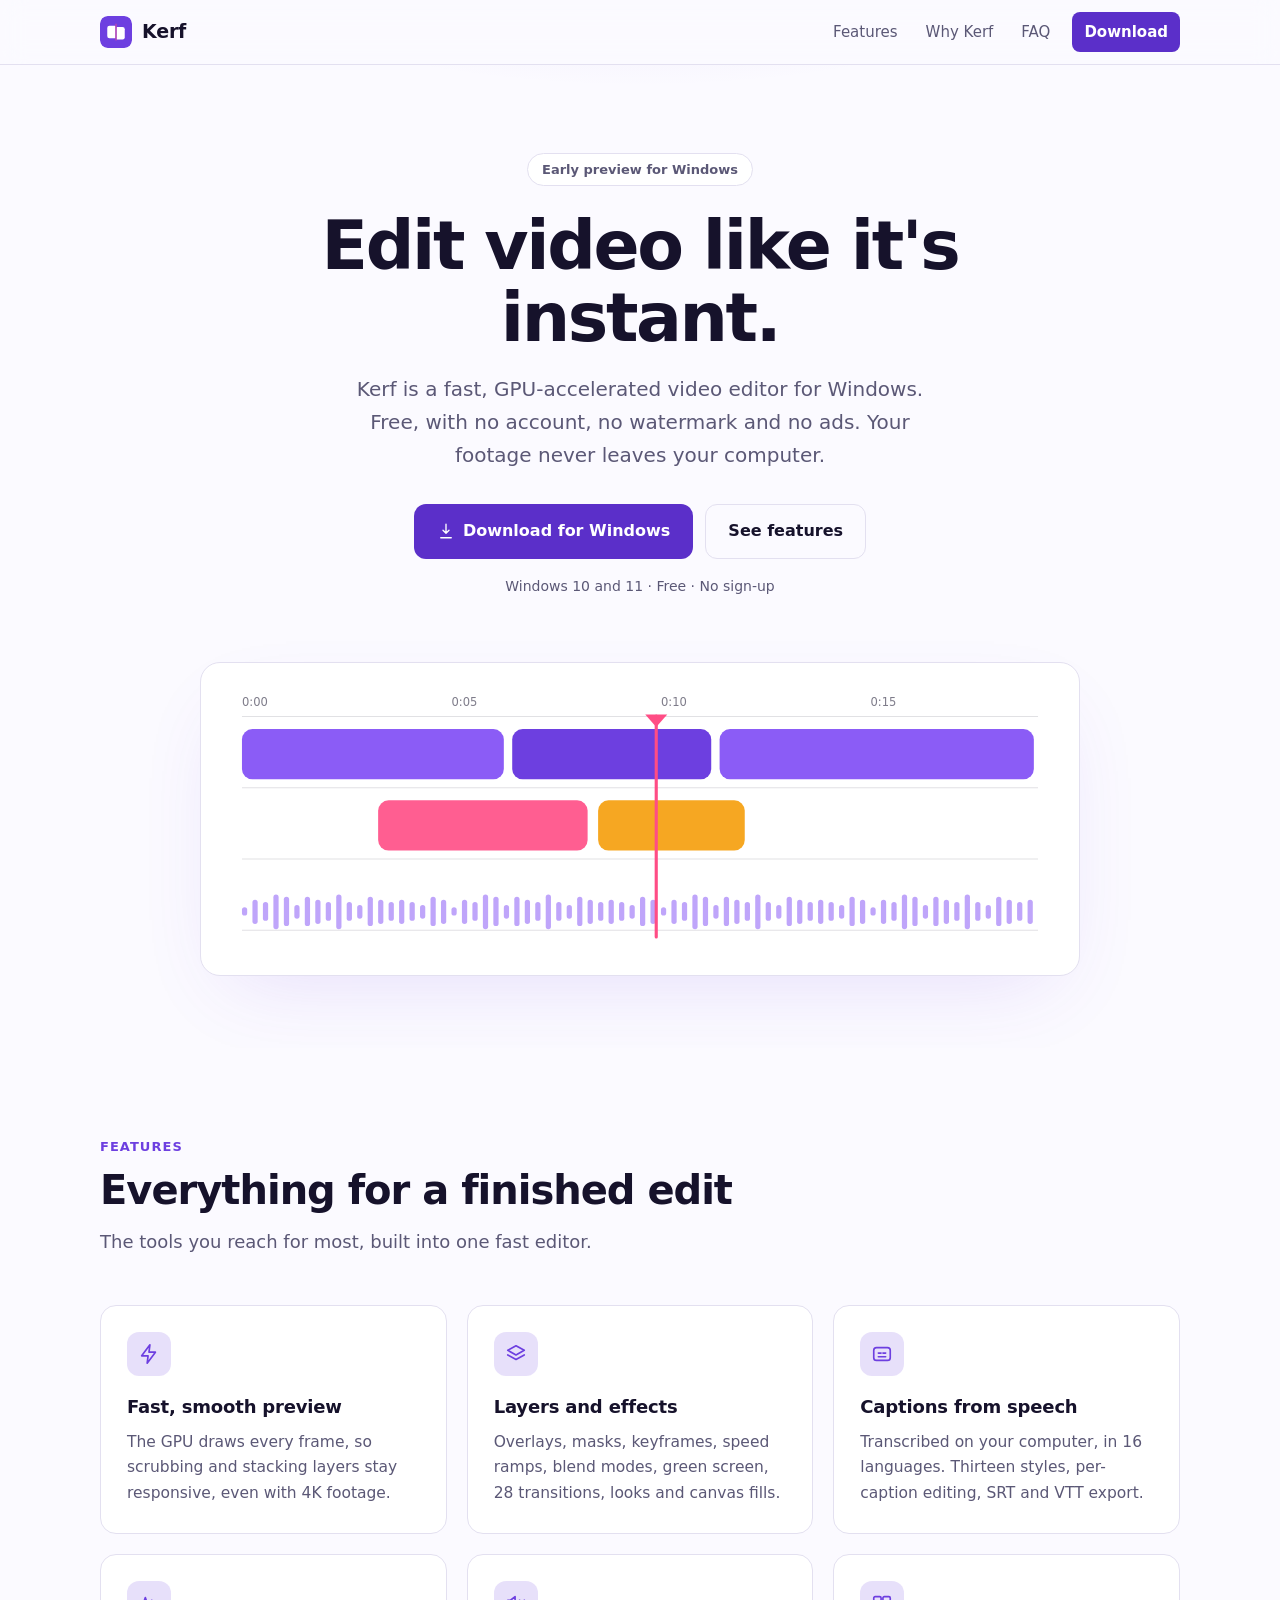
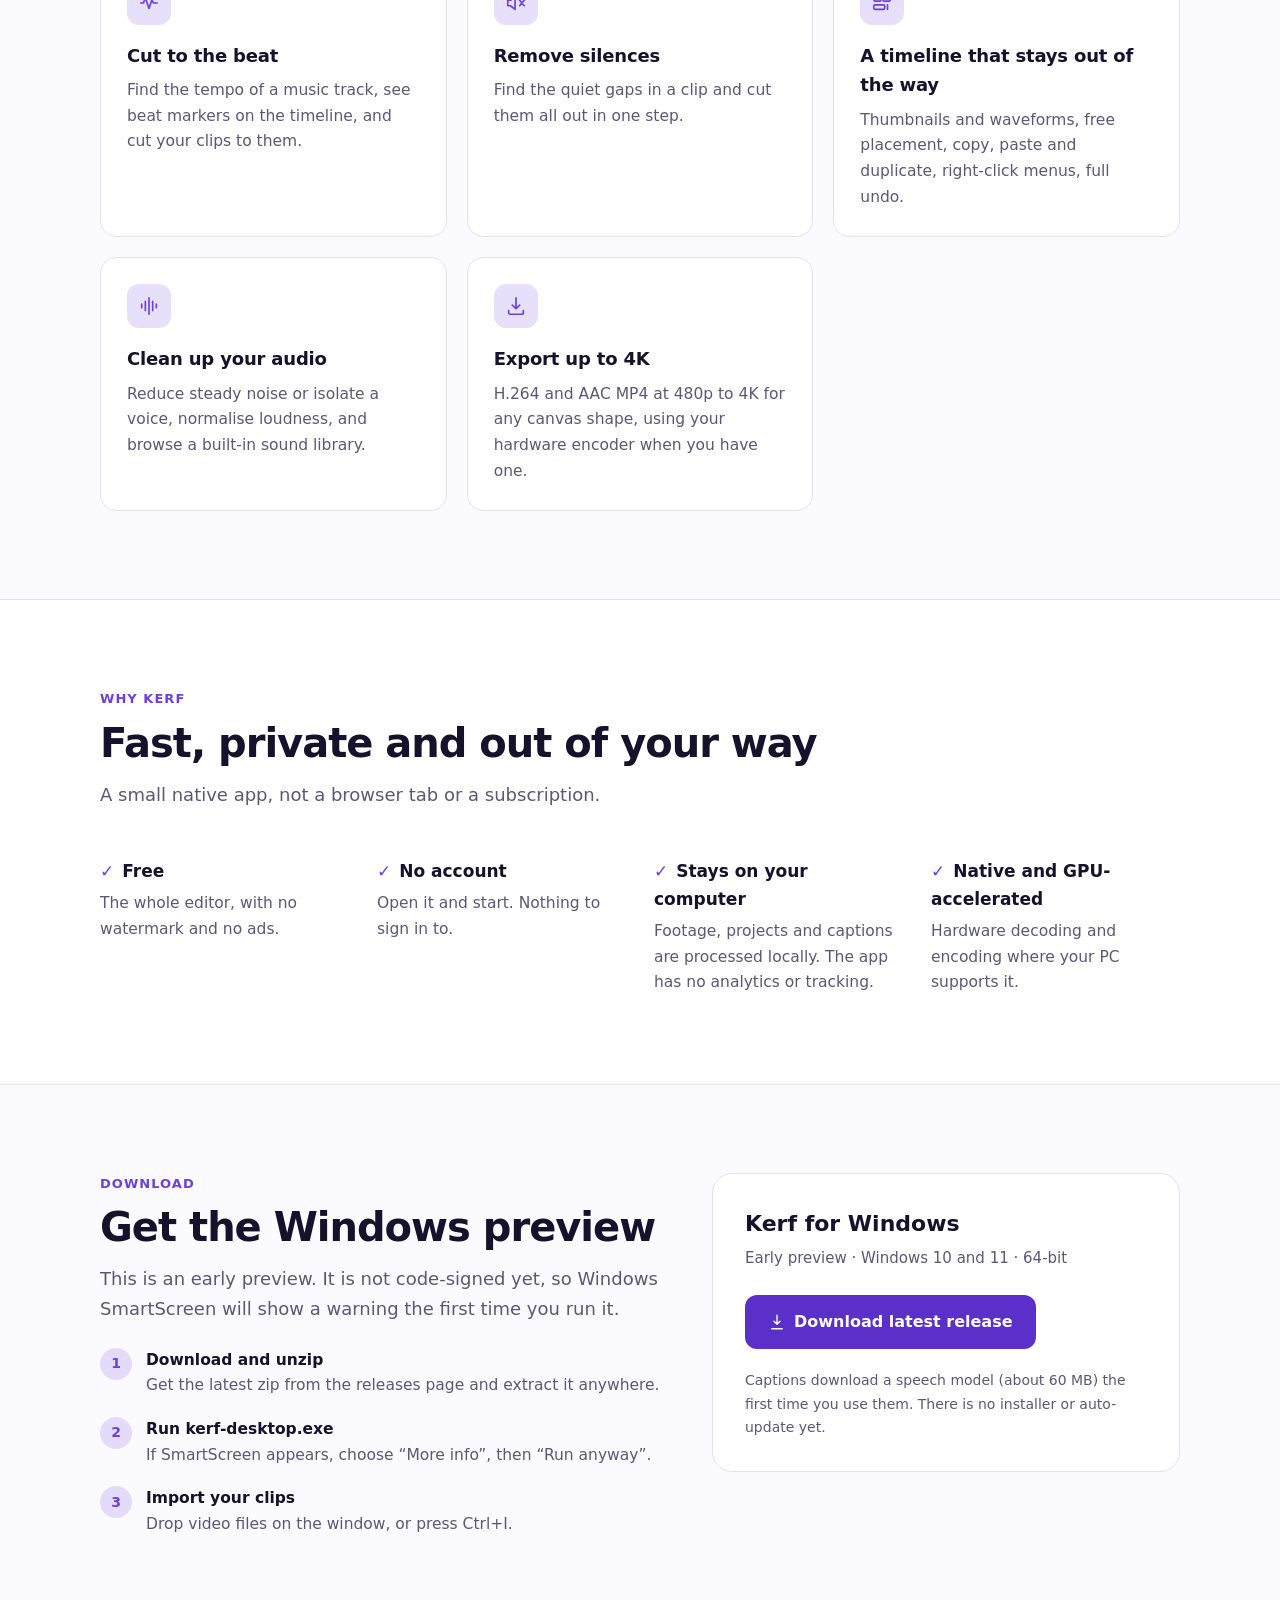
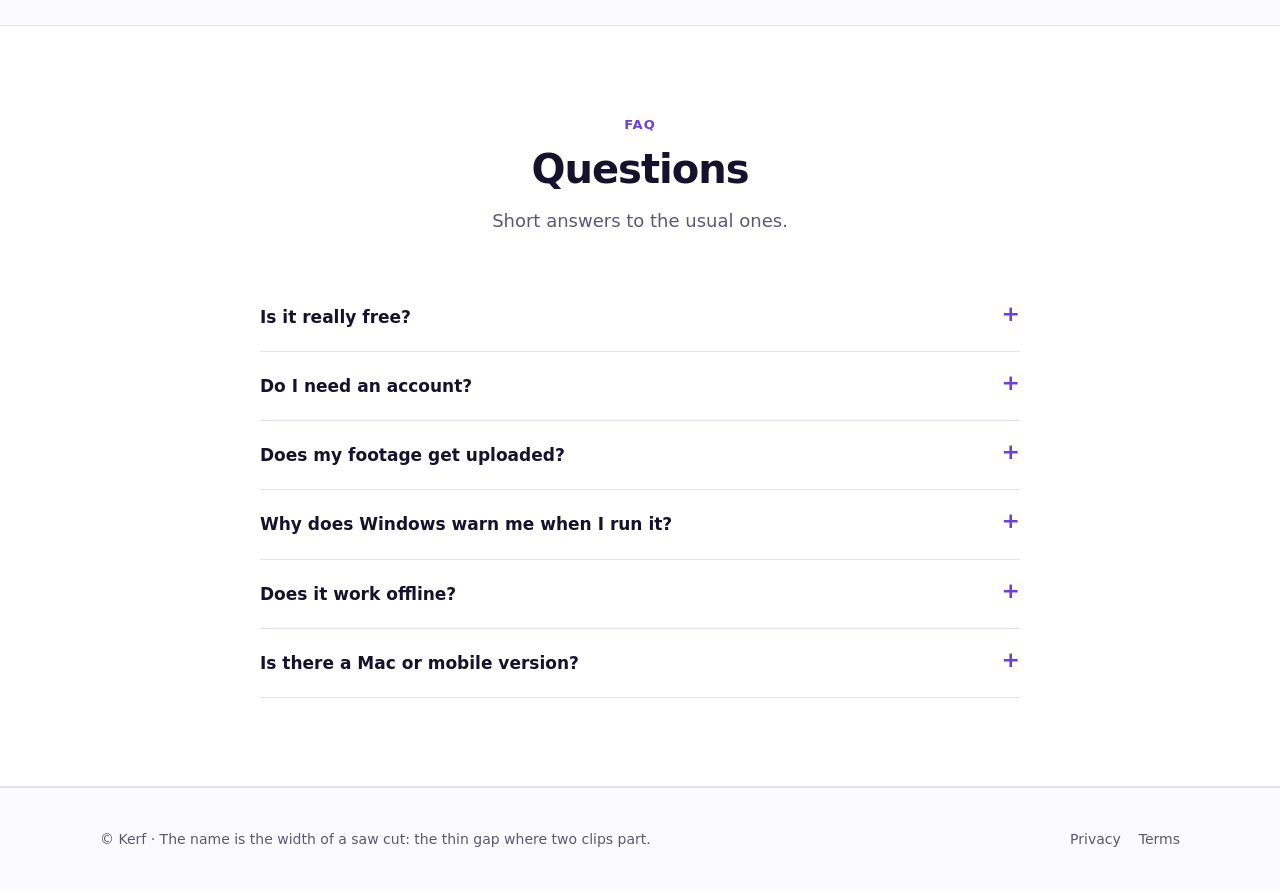
<file: site/index.html>
<!doctype html>
<html lang="en">
<head>
<meta charset="utf-8">
<meta name="viewport" content="width=device-width, initial-scale=1">
<title>Kerf – a fast, free video editor for Windows</title>
<meta name="description" content="Kerf is a fast, GPU-accelerated video editor for Windows. Free, no account, and your footage stays on your computer.">
<link rel="icon" href="kerf-icon.svg" type="image/svg+xml">
<link rel="stylesheet" href="style.css">
</head>
<body>
<a class="skip" href="#main">Skip to content</a>
<header class="top">
  <div class="wrap">
    <a class="brand" href="#"><img src="kerf-icon.svg" alt="" width="32" height="32"><span>Kerf</span></a>
    <nav aria-label="Main">
      <a href="#features">Features</a>
      <a href="#why">Why Kerf</a>
      <a href="#faq">FAQ</a>
      <a class="nav-cta" href="#download">Download</a>
    </nav>
  </div>
</header>

<main id="main">
  <section class="hero">
    <div class="wrap">
      <p class="pill">Early preview for Windows</p>
      <h1>Edit video like it's instant.</h1>
      <p class="lead">Kerf is a fast, GPU-accelerated video editor for Windows. Free, with no account, no watermark and no ads. Your footage never leaves your computer.</p>
      <p class="cta">
        <a class="btn" href="#download"><svg viewBox="0 0 24 24" fill="none" stroke="currentColor" stroke-width="1.8" stroke-linecap="round" stroke-linejoin="round" aria-hidden="true"><path d="M12 3v12m0 0-4-4m4 4 4-4M5 21h14"/></svg>Download for Windows</a>
        <a class="btn ghost" href="#features">See features</a>
      </p>
      <p class="fine">Windows 10 and 11 · Free · No sign-up</p>
      <div class="art"><svg viewBox="0 0 800 260" role="img" aria-label="Illustration of a video timeline with clips and a playhead" xmlns="http://www.w3.org/2000/svg"><g font-family="system-ui,Segoe UI,sans-serif" font-size="11" fill="currentColor" opacity=".55"><text x="20" y="22">0:00</text><text x="220" y="22">0:05</text><text x="420" y="22">0:10</text><text x="620" y="22">0:15</text></g><g stroke="currentColor" opacity=".12"><path d="M20 32h760M20 100h760M20 168h760M20 236h760"/></g><rect x="20" y="44" width="250" height="48" rx="10" fill="#8b5cf6"/><rect x="278" y="44" width="190" height="48" rx="10" fill="#6d3fe0"/><rect x="476" y="44" width="300" height="48" rx="10" fill="#8b5cf6"/><rect x="150" y="112" width="200" height="48" rx="10" fill="#ff4d85" opacity=".9"/><rect x="360" y="112" width="140" height="48" rx="10" fill="#f59e0b" opacity=".9"/><g fill="#8b5cf6" opacity=".55"><rect x="20" y="214" width="5" height="8" rx="2.5"/><rect x="30" y="207" width="5" height="23" rx="2.5"/><rect x="40" y="209" width="5" height="18" rx="2.5"/><rect x="50" y="202" width="5" height="33" rx="2.5"/><rect x="60" y="204" width="5" height="28" rx="2.5"/><rect x="70" y="212" width="5" height="13" rx="2.5"/><rect x="80" y="204" width="5" height="28" rx="2.5"/><rect x="90" y="207" width="5" height="23" rx="2.5"/><rect x="100" y="209" width="5" height="18" rx="2.5"/><rect x="110" y="202" width="5" height="33" rx="2.5"/><rect x="120" y="209" width="5" height="18" rx="2.5"/><rect x="130" y="212" width="5" height="13" rx="2.5"/><rect x="140" y="204" width="5" height="28" rx="2.5"/><rect x="150" y="207" width="5" height="23" rx="2.5"/><rect x="160" y="209" width="5" height="18" rx="2.5"/><rect x="170" y="207" width="5" height="23" rx="2.5"/><rect x="180" y="209" width="5" height="18" rx="2.5"/><rect x="190" y="212" width="5" height="13" rx="2.5"/><rect x="200" y="204" width="5" height="28" rx="2.5"/><rect x="210" y="207" width="5" height="23" rx="2.5"/><rect x="220" y="214" width="5" height="8" rx="2.5"/><rect x="230" y="207" width="5" height="23" rx="2.5"/><rect x="240" y="209" width="5" height="18" rx="2.5"/><rect x="250" y="202" width="5" height="33" rx="2.5"/><rect x="260" y="204" width="5" height="28" rx="2.5"/><rect x="270" y="212" width="5" height="13" rx="2.5"/><rect x="280" y="204" width="5" height="28" rx="2.5"/><rect x="290" y="207" width="5" height="23" rx="2.5"/><rect x="300" y="209" width="5" height="18" rx="2.5"/><rect x="310" y="202" width="5" height="33" rx="2.5"/><rect x="320" y="209" width="5" height="18" rx="2.5"/><rect x="330" y="212" width="5" height="13" rx="2.5"/><rect x="340" y="204" width="5" height="28" rx="2.5"/><rect x="350" y="207" width="5" height="23" rx="2.5"/><rect x="360" y="209" width="5" height="18" rx="2.5"/><rect x="370" y="207" width="5" height="23" rx="2.5"/><rect x="380" y="209" width="5" height="18" rx="2.5"/><rect x="390" y="212" width="5" height="13" rx="2.5"/><rect x="400" y="204" width="5" height="28" rx="2.5"/><rect x="410" y="207" width="5" height="23" rx="2.5"/><rect x="420" y="214" width="5" height="8" rx="2.5"/><rect x="430" y="207" width="5" height="23" rx="2.5"/><rect x="440" y="209" width="5" height="18" rx="2.5"/><rect x="450" y="202" width="5" height="33" rx="2.5"/><rect x="460" y="204" width="5" height="28" rx="2.5"/><rect x="470" y="212" width="5" height="13" rx="2.5"/><rect x="480" y="204" width="5" height="28" rx="2.5"/><rect x="490" y="207" width="5" height="23" rx="2.5"/><rect x="500" y="209" width="5" height="18" rx="2.5"/><rect x="510" y="202" width="5" height="33" rx="2.5"/><rect x="520" y="209" width="5" height="18" rx="2.5"/><rect x="530" y="212" width="5" height="13" rx="2.5"/><rect x="540" y="204" width="5" height="28" rx="2.5"/><rect x="550" y="207" width="5" height="23" rx="2.5"/><rect x="560" y="209" width="5" height="18" rx="2.5"/><rect x="570" y="207" width="5" height="23" rx="2.5"/><rect x="580" y="209" width="5" height="18" rx="2.5"/><rect x="590" y="212" width="5" height="13" rx="2.5"/><rect x="600" y="204" width="5" height="28" rx="2.5"/><rect x="610" y="207" width="5" height="23" rx="2.5"/><rect x="620" y="214" width="5" height="8" rx="2.5"/><rect x="630" y="207" width="5" height="23" rx="2.5"/><rect x="640" y="209" width="5" height="18" rx="2.5"/><rect x="650" y="202" width="5" height="33" rx="2.5"/><rect x="660" y="204" width="5" height="28" rx="2.5"/><rect x="670" y="212" width="5" height="13" rx="2.5"/><rect x="680" y="204" width="5" height="28" rx="2.5"/><rect x="690" y="207" width="5" height="23" rx="2.5"/><rect x="700" y="209" width="5" height="18" rx="2.5"/><rect x="710" y="202" width="5" height="33" rx="2.5"/><rect x="720" y="209" width="5" height="18" rx="2.5"/><rect x="730" y="212" width="5" height="13" rx="2.5"/><rect x="740" y="204" width="5" height="28" rx="2.5"/><rect x="750" y="207" width="5" height="23" rx="2.5"/><rect x="760" y="209" width="5" height="18" rx="2.5"/><rect x="770" y="207" width="5" height="23" rx="2.5"/></g><rect x="414" y="30" width="3" height="214" rx="1.5" fill="#ff4d85"/><path d="M405 30h21l-10.5 12z" fill="#ff4d85"/></svg></div>
    </div>
  </section>

  <section id="features">
    <div class="wrap">
      <p class="eyebrow">Features</p>
      <h2>Everything for a finished edit</h2>
      <p class="sub">The tools you reach for most, built into one fast editor.</p>
      <div class="grid">
      <article class="card"><div class="icon"><svg viewBox="0 0 24 24" fill="none" stroke="currentColor" stroke-width="1.8" stroke-linecap="round" stroke-linejoin="round" aria-hidden="true"><path d="M13 2 4 14h7l-1 8 9-12h-7z"/></svg></div><h3>Fast, smooth preview</h3><p>The GPU draws every frame, so scrubbing and stacking layers stay responsive, even with 4K footage.</p></article>
      <article class="card"><div class="icon"><svg viewBox="0 0 24 24" fill="none" stroke="currentColor" stroke-width="1.8" stroke-linecap="round" stroke-linejoin="round" aria-hidden="true"><path d="m12 3 9 5-9 5-9-5zM3 13l9 5 9-5"/></svg></div><h3>Layers and effects</h3><p>Overlays, masks, keyframes, speed ramps, blend modes, green screen, 28 transitions, looks and canvas fills.</p></article>
      <article class="card"><div class="icon"><svg viewBox="0 0 24 24" fill="none" stroke="currentColor" stroke-width="1.8" stroke-linecap="round" stroke-linejoin="round" aria-hidden="true"><rect x="3" y="5" width="18" height="14" rx="3"/><path d="M8 11h3M13 11h3M8 15h8"/></svg></div><h3>Captions from speech</h3><p>Transcribed on your computer, in 16 languages. Thirteen styles, per-caption editing, SRT and VTT export.</p></article>
      <article class="card"><div class="icon"><svg viewBox="0 0 24 24" fill="none" stroke="currentColor" stroke-width="1.8" stroke-linecap="round" stroke-linejoin="round" aria-hidden="true"><path d="M3 12h3l2-6 4 12 3-9 2 3h4"/></svg></div><h3>Cut to the beat</h3><p>Find the tempo of a music track, see beat markers on the timeline, and cut your clips to them.</p></article>
      <article class="card"><div class="icon"><svg viewBox="0 0 24 24" fill="none" stroke="currentColor" stroke-width="1.8" stroke-linecap="round" stroke-linejoin="round" aria-hidden="true"><path d="M11 5 6 9H3v6h3l5 4zM16 9l5 6M21 9l-5 6"/></svg></div><h3>Remove silences</h3><p>Find the quiet gaps in a clip and cut them all out in one step.</p></article>
      <article class="card"><div class="icon"><svg viewBox="0 0 24 24" fill="none" stroke="currentColor" stroke-width="1.8" stroke-linecap="round" stroke-linejoin="round" aria-hidden="true"><rect x="3" y="5" width="8" height="5" rx="1.5"/><rect x="13" y="5" width="8" height="5" rx="1.5"/><rect x="3" y="14" width="12" height="5" rx="1.5"/><path d="M18 14v5"/></svg></div><h3>A timeline that stays out of the way</h3><p>Thumbnails and waveforms, free placement, copy, paste and duplicate, right-click menus, full undo.</p></article>
      <article class="card"><div class="icon"><svg viewBox="0 0 24 24" fill="none" stroke="currentColor" stroke-width="1.8" stroke-linecap="round" stroke-linejoin="round" aria-hidden="true"><path d="M12 3v18M8 7v10M4 10v4M16 7v10M20 10v4"/></svg></div><h3>Clean up your audio</h3><p>Reduce steady noise or isolate a voice, normalise loudness, and browse a built-in sound library.</p></article>
      <article class="card"><div class="icon"><svg viewBox="0 0 24 24" fill="none" stroke="currentColor" stroke-width="1.8" stroke-linecap="round" stroke-linejoin="round" aria-hidden="true"><path d="M12 3v12m0 0-4-4m4 4 4-4M4 17v2a2 2 0 0 0 2 2h12a2 2 0 0 0 2-2v-2"/></svg></div><h3>Export up to 4K</h3><p>H.264 and AAC MP4 at 480p to 4K for any canvas shape, using your hardware encoder when you have one.</p></article>
      </div>
    </div>
  </section>

  <section id="why" class="alt">
    <div class="wrap">
      <p class="eyebrow">Why Kerf</p>
      <h2>Fast, private and out of your way</h2>
      <p class="sub">A small native app, not a browser tab or a subscription.</p>
      <div class="facts">
        <div class="fact"><h3><span class="tick" aria-hidden="true">✓</span>Free</h3><p>The whole editor, with no watermark and no ads.</p></div>
        <div class="fact"><h3><span class="tick" aria-hidden="true">✓</span>No account</h3><p>Open it and start. Nothing to sign in to.</p></div>
        <div class="fact"><h3><span class="tick" aria-hidden="true">✓</span>Stays on your computer</h3><p>Footage, projects and captions are processed locally. The app has no analytics or tracking.</p></div>
        <div class="fact"><h3><span class="tick" aria-hidden="true">✓</span>Native and GPU-accelerated</h3><p>Hardware decoding and encoding where your PC supports it.</p></div>
      </div>
    </div>
  </section>

  <section id="download">
    <div class="wrap dl">
      <div>
        <p class="eyebrow">Download</p>
        <h2>Get the Windows preview</h2>
        <p class="sub">This is an early preview. It is not code-signed yet, so Windows SmartScreen will show a warning the first time you run it.</p>
        <ol class="steps">
          <li><span><strong>Download and unzip</strong>Get the latest zip from the releases page and extract it anywhere.</span></li>
          <li><span><strong>Run kerf-desktop.exe</strong>If SmartScreen appears, choose “More info”, then “Run anyway”.</span></li>
          <li><span><strong>Import your clips</strong>Drop video files on the window, or press Ctrl+I.</span></li>
        </ol>
      </div>
      <div class="dl-card">
        <h3>Kerf for Windows</h3>
        <p class="meta-line">Early preview · Windows 10 and 11 · 64-bit</p>
        <p class="btn-row"><a class="btn" href="https://github.com/ryan0007/kerf/releases/latest"><svg viewBox="0 0 24 24" fill="none" stroke="currentColor" stroke-width="1.8" stroke-linecap="round" stroke-linejoin="round" aria-hidden="true"><path d="M12 3v12m0 0-4-4m4 4 4-4M5 21h14"/></svg>Download latest release</a></p>
        <p class="fine">Captions download a speech model (about 60 MB) the first time you use them. There is no installer or auto-update yet.</p>
      </div>
    </div>
  </section>

  <section id="faq" class="alt">
    <div class="wrap">
      <div class="center"><p class="eyebrow">FAQ</p><h2>Questions</h2><p class="sub">Short answers to the usual ones.</p></div>
      <div class="faq">
        <details><summary>Is it really free?</summary><p>Yes. There is no charge, no watermark and no ads.</p></details>
        <details><summary>Do I need an account?</summary><p>No. There is nothing to sign in to.</p></details>
        <details><summary>Does my footage get uploaded?</summary><p>No. Editing, captions and export all happen on your computer. The only thing the app downloads is the speech model, the first time you use captions. See the <a href="privacy.html">privacy page</a>.</p></details>
        <details><summary>Why does Windows warn me when I run it?</summary><p>The preview is not code-signed yet, so SmartScreen does not recognise it. Choose “More info”, then “Run anyway”.</p></details>
        <details><summary>Does it work offline?</summary><p>Yes, once the caption model has been downloaded. Editing and export need no connection.</p></details>
        <details><summary>Is there a Mac or mobile version?</summary><p>Not yet. This preview is Windows only.</p></details>
      </div>
    </div>
  </section>
</main>

<footer>
  <div class="wrap">
    <span>© Kerf · The name is the width of a saw cut: the thin gap where two clips part.</span>
    <span class="links"><a href="privacy.html">Privacy</a><a href="terms.html">Terms</a></span>
  </div>
</footer>
</body>
</html>
</file>
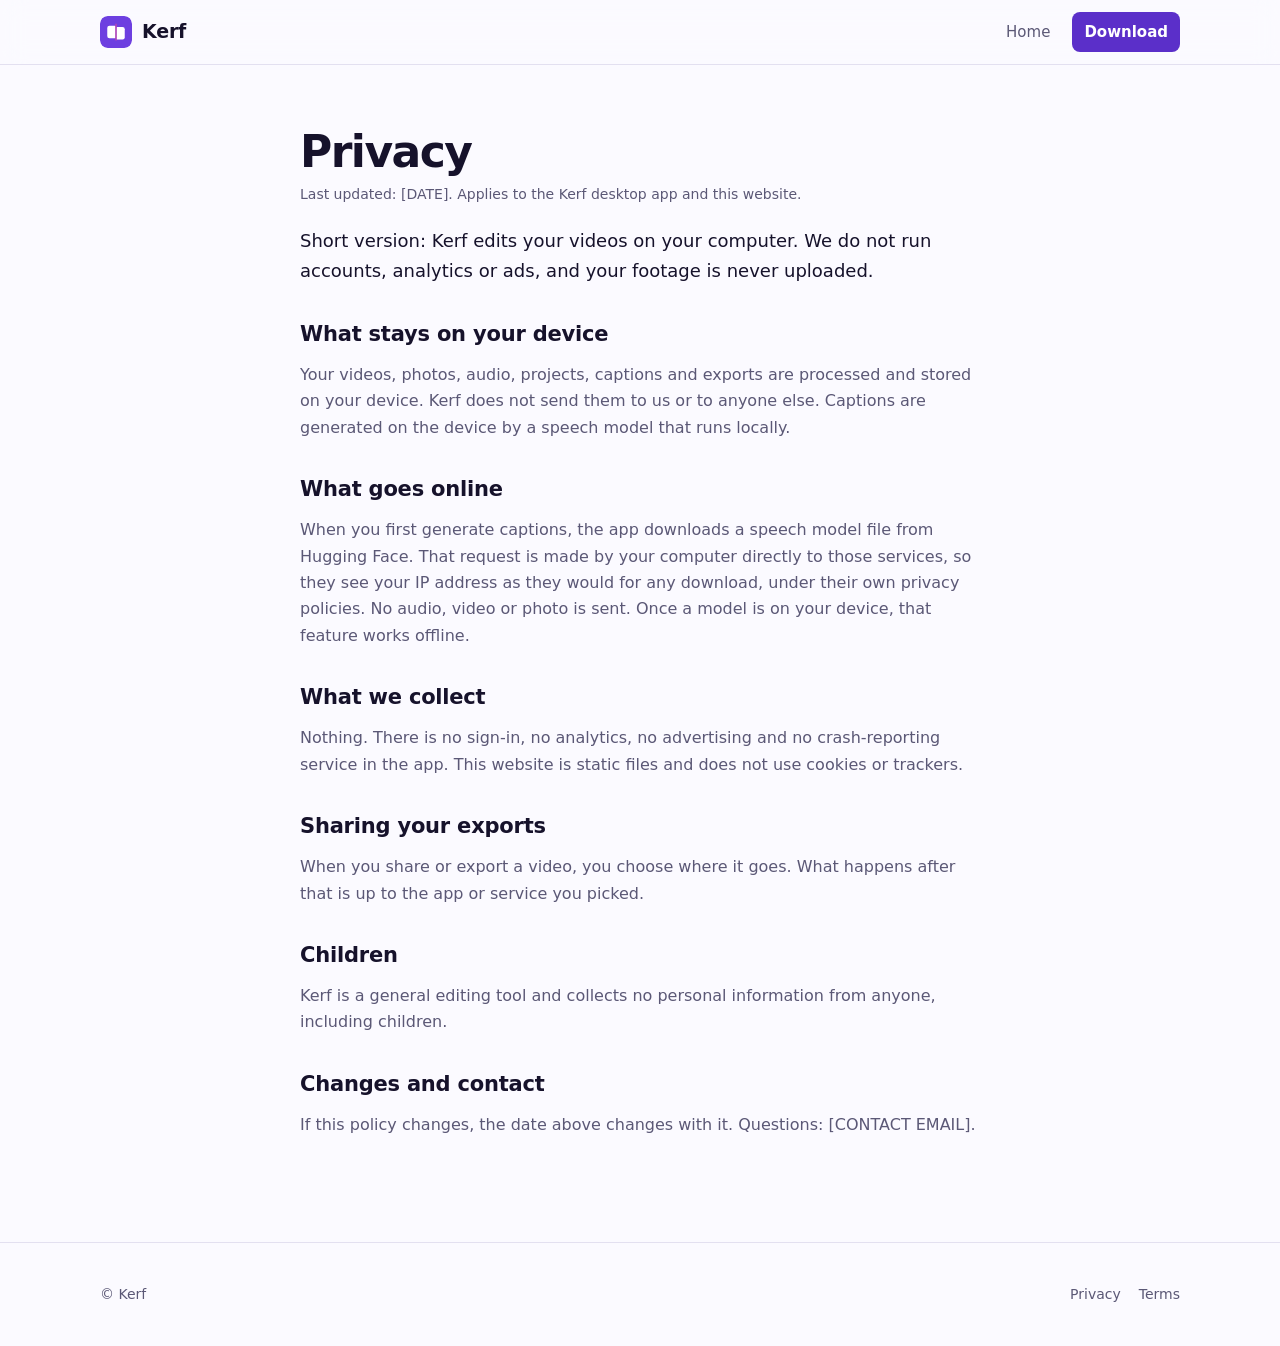
<file: site/privacy.html>
<!doctype html>
<html lang="en">
<head>
<meta charset="utf-8">
<meta name="viewport" content="width=device-width, initial-scale=1">
<title>Privacy – Kerf</title>
<meta name="description" content="What Kerf does and does not do with your data.">
<link rel="icon" href="kerf-icon.svg" type="image/svg+xml">
<link rel="stylesheet" href="style.css">
</head>
<body>
<a class="skip" href="#main">Skip to content</a>
<header class="top">
  <div class="wrap">
    <a class="brand" href="index.html"><img src="kerf-icon.svg" alt="" width="32" height="32"><span>Kerf</span></a>
    <nav aria-label="Main"><a class="keep" href="index.html">Home</a><a class="nav-cta" href="index.html#download">Download</a></nav>
  </div>
</header>
<main id="main" class="doc">
<h1>Privacy</h1>
<p class="meta">Last updated: [DATE]. Applies to the Kerf desktop app and this website.</p>
<p class="lead">Short version: Kerf edits your videos on your computer. We do not run accounts, analytics or ads, and your footage is never uploaded.</p>

<h2>What stays on your device</h2>
<p>Your videos, photos, audio, projects, captions and exports are processed and stored on your device. Kerf does not send them to us or to anyone else. Captions are generated on the device by a speech model that runs locally.</p>

<h2>What goes online</h2>
<p>When you first generate captions, the app downloads a speech model file from Hugging Face. That request is made by your computer directly to those services, so they see your IP address as they would for any download, under their own privacy policies. No audio, video or photo is sent. Once a model is on your device, that feature works offline.</p>

<h2>What we collect</h2>
<p>Nothing. There is no sign-in, no analytics, no advertising and no crash-reporting service in the app. This website is static files and does not use cookies or trackers.</p>

<h2>Sharing your exports</h2>
<p>When you share or export a video, you choose where it goes. What happens after that is up to the app or service you picked.</p>

<h2>Children</h2>
<p>Kerf is a general editing tool and collects no personal information from anyone, including children.</p>

<h2>Changes and contact</h2>
<p>If this policy changes, the date above changes with it. Questions: [CONTACT EMAIL].</p>
</main>
<footer>
  <div class="wrap">
    <span>© Kerf</span>
    <span class="links"><a href="privacy.html">Privacy</a><a href="terms.html">Terms</a></span>
  </div>
</footer>
</body>
</html>
</file>
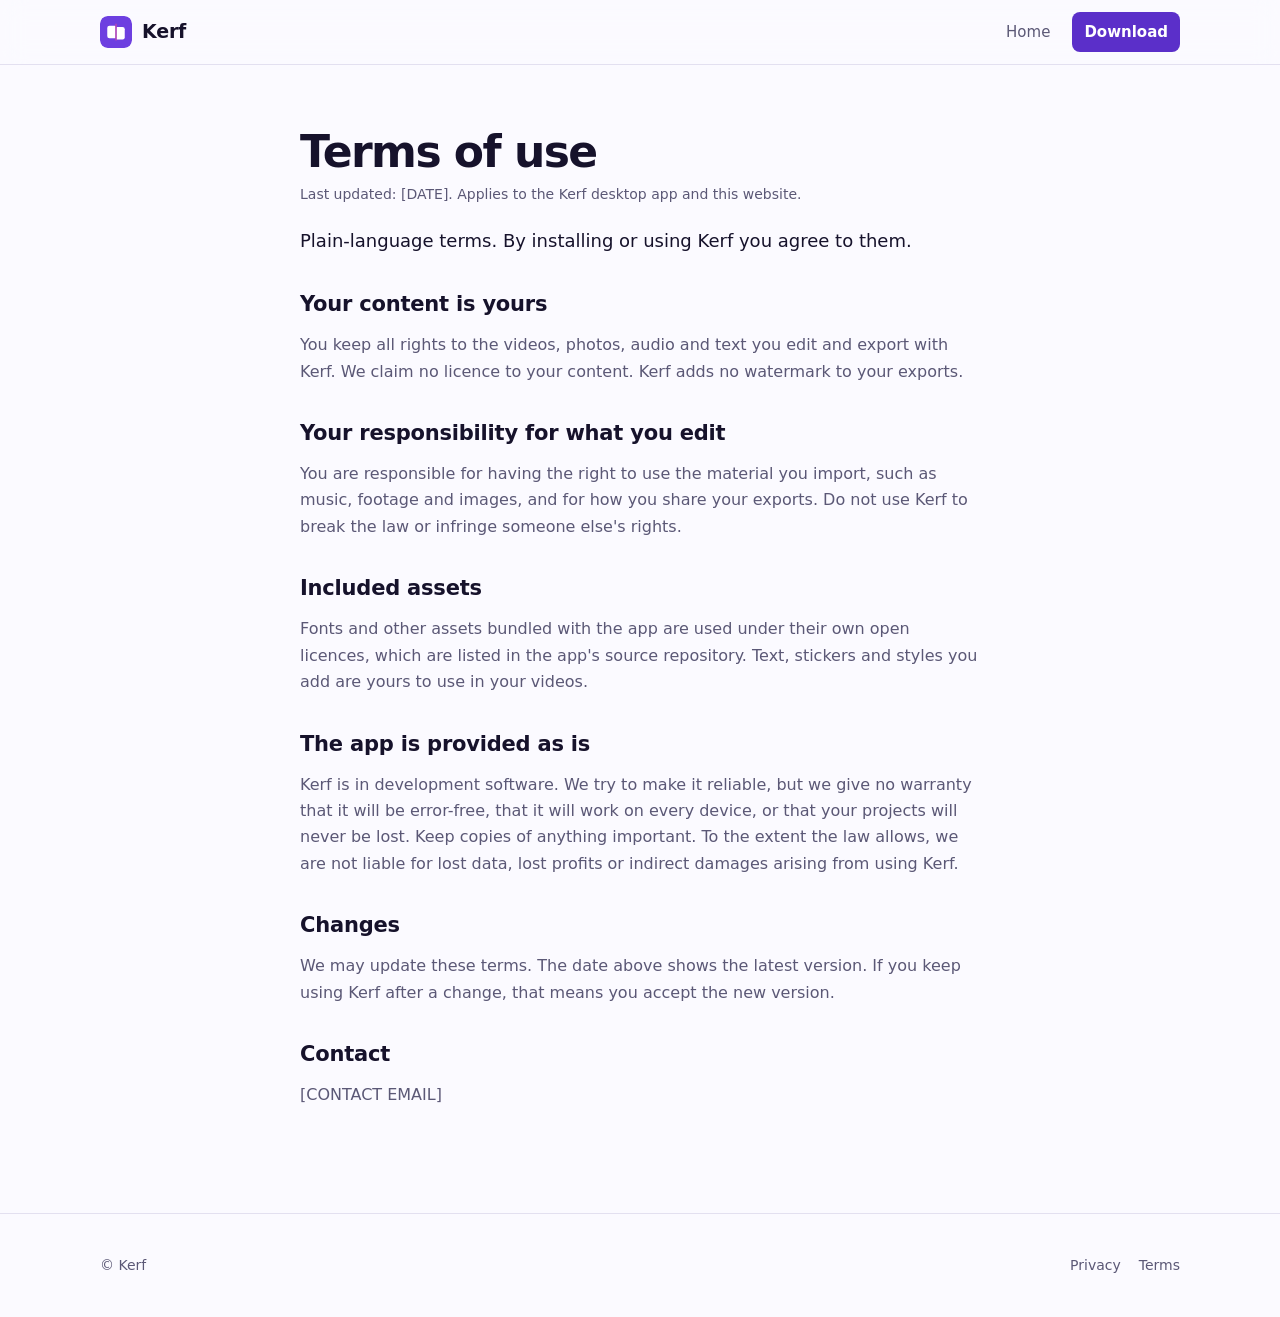
<file: site/terms.html>
<!doctype html>
<html lang="en">
<head>
<meta charset="utf-8">
<meta name="viewport" content="width=device-width, initial-scale=1">
<title>Terms of use – Kerf</title>
<meta name="description" content="The terms for using the Kerf app.">
<link rel="icon" href="kerf-icon.svg" type="image/svg+xml">
<link rel="stylesheet" href="style.css">
</head>
<body>
<a class="skip" href="#main">Skip to content</a>
<header class="top">
  <div class="wrap">
    <a class="brand" href="index.html"><img src="kerf-icon.svg" alt="" width="32" height="32"><span>Kerf</span></a>
    <nav aria-label="Main"><a class="keep" href="index.html">Home</a><a class="nav-cta" href="index.html#download">Download</a></nav>
  </div>
</header>
<main id="main" class="doc">
<h1>Terms of use</h1>
<p class="meta">Last updated: [DATE]. Applies to the Kerf desktop app and this website.</p>
<p class="lead">Plain-language terms. By installing or using Kerf you agree to them.</p>

<h2>Your content is yours</h2>
<p>You keep all rights to the videos, photos, audio and text you edit and export with Kerf. We claim no licence to your content. Kerf adds no watermark to your exports.</p>

<h2>Your responsibility for what you edit</h2>
<p>You are responsible for having the right to use the material you import, such as music, footage and images, and for how you share your exports. Do not use Kerf to break the law or infringe someone else's rights.</p>

<h2>Included assets</h2>
<p>Fonts and other assets bundled with the app are used under their own open licences, which are listed in the app's source repository. Text, stickers and styles you add are yours to use in your videos.</p>

<h2>The app is provided as is</h2>
<p>Kerf is in development software. We try to make it reliable, but we give no warranty that it will be error-free, that it will work on every device, or that your projects will never be lost. Keep copies of anything important. To the extent the law allows, we are not liable for lost data, lost profits or indirect damages arising from using Kerf.</p>

<h2>Changes</h2>
<p>We may update these terms. The date above shows the latest version. If you keep using Kerf after a change, that means you accept the new version.</p>

<h2>Contact</h2>
<p>[CONTACT EMAIL]</p>
</main>
<footer>
  <div class="wrap">
    <span>© Kerf</span>
    <span class="links"><a href="privacy.html">Privacy</a><a href="terms.html">Terms</a></span>
  </div>
</footer>
</body>
</html>
</file>
<file: site/style.css>
:root {
  --bg: #0c0b12;
  --surface: #15141d;
  --surface-2: #1c1b27;
  --line: #2a2938;
  --fg: #f4f3fa;
  --muted: #a6a4b8;
  --accent: #8b5cf6;
  --accent-strong: #7c3aed;
  --accent-fg: #ffffff;
  --glow: rgba(139, 92, 246, .28);
  --radius: 16px;
  color-scheme: dark;
}
@media (prefers-color-scheme: light) {
  :root {
    --bg: #fbfaff; --surface: #ffffff; --surface-2: #f3f1fb; --line: #e3e0f0;
    --fg: #16122b; --muted: #5b5876; --accent: #6d3fe0; --accent-strong: #5b2fc9;
    --glow: rgba(109, 63, 224, .16); color-scheme: light;
  }
}
*, *::before, *::after { box-sizing: border-box; }
html { scroll-behavior: smooth; scroll-padding-top: 76px; }
@media (prefers-reduced-motion: reduce) { html { scroll-behavior: auto; } * { transition: none !important; } }
body { margin: 0; background: var(--bg); color: var(--fg); font: 16px/1.65 system-ui, -apple-system, "Segoe UI", Roboto, sans-serif; overflow-wrap: break-word; -webkit-font-smoothing: antialiased; }
a { color: inherit; }
:focus-visible { outline: 2px solid var(--accent); outline-offset: 3px; border-radius: 6px; }
.skip { position: absolute; left: 16px; top: -48px; background: var(--accent-strong); color: var(--accent-fg); padding: 8px 14px; border-radius: 8px; z-index: 20; text-decoration: none; }
.skip:focus { top: 12px; }
.wrap { max-width: 1120px; margin: 0 auto; padding: 0 20px; }

/* header */
.top { position: sticky; top: 0; z-index: 10; background: color-mix(in srgb, var(--bg) 82%, transparent); backdrop-filter: blur(12px); border-bottom: 1px solid var(--line); }
.top .wrap { display: flex; align-items: center; justify-content: space-between; height: 64px; gap: 16px; }
.brand { display: flex; align-items: center; gap: 10px; font-weight: 700; font-size: 19px; text-decoration: none; letter-spacing: -.01em; }
.brand img { border-radius: 8px; }
nav { display: flex; align-items: center; gap: 4px; }
nav a { color: var(--muted); text-decoration: none; font-size: 15px; padding: 8px 12px; border-radius: 8px; }
nav a:hover { color: var(--fg); background: var(--surface-2); }
nav a.nav-cta { background: var(--accent-strong); color: var(--accent-fg); font-weight: 600; margin-left: 6px; }
nav a.nav-cta:hover { background: var(--accent); color: var(--accent-fg); }
@media (max-width: 640px) { nav a:not(.nav-cta):not(.keep) { display: none; } }

/* buttons */
.btn { display: inline-flex; align-items: center; gap: 8px; padding: 13px 22px; border-radius: 12px; background: var(--accent-strong); color: var(--accent-fg); text-decoration: none; font-weight: 600; border: 1px solid transparent; transition: background .15s, transform .15s; }
.btn:hover { background: var(--accent); transform: translateY(-1px); }
.btn.ghost { background: transparent; color: var(--fg); border-color: var(--line); }
.btn.ghost:hover { background: var(--surface-2); }
.btn svg { width: 18px; height: 18px; }

/* hero */
.hero { position: relative; overflow: hidden; padding: 88px 0 72px; text-align: center; }
.hero::before { content: ""; position: absolute; inset: -20% 0 auto 0; height: 520px; background: radial-gradient(ellipse 60% 60% at 50% 0%, var(--glow), transparent 70%); pointer-events: none; }
.hero .wrap { position: relative; }
.pill { display: inline-block; font-size: 13px; font-weight: 600; color: var(--muted); border: 1px solid var(--line); background: var(--surface); padding: 5px 14px; border-radius: 999px; margin: 0 0 24px; }
h1 { font-size: clamp(38px, 7vw, 68px); line-height: 1.05; letter-spacing: -.035em; margin: 0 auto 20px; max-width: 14ch; }
.lead { font-size: clamp(17px, 2.2vw, 20px); color: var(--muted); max-width: 620px; margin: 0 auto 32px; }
.cta { display: flex; gap: 12px; justify-content: center; flex-wrap: wrap; margin: 0; }
.fine { color: var(--muted); font-size: 14px; margin: 16px 0 0; }

/* timeline illustration (decorative) */
.art { margin: 64px auto 0; max-width: 880px; border: 1px solid var(--line); border-radius: 20px; background: var(--surface); padding: 20px; box-shadow: 0 30px 80px -30px var(--glow); color: var(--fg); }
.art svg { display: block; width: 100%; height: auto; }

/* sections */
section { padding: 88px 0; }
section.alt { background: var(--surface); border-block: 1px solid var(--line); }
.eyebrow { color: var(--accent); font-weight: 700; font-size: 13px; letter-spacing: .08em; text-transform: uppercase; margin: 0 0 10px; }
h2 { font-size: clamp(28px, 4vw, 40px); line-height: 1.15; letter-spacing: -.025em; margin: 0 0 14px; }
.sub { color: var(--muted); font-size: 18px; max-width: 640px; margin: 0 0 48px; }
.center { text-align: center; }
.center .sub { margin-left: auto; margin-right: auto; }

/* features */
.grid { display: grid; gap: 20px; grid-template-columns: repeat(auto-fit, minmax(260px, 1fr)); }
.card { background: var(--surface); border: 1px solid var(--line); border-radius: var(--radius); padding: 26px; transition: border-color .15s, transform .15s; }
.card:hover { border-color: color-mix(in srgb, var(--accent) 55%, var(--line)); transform: translateY(-2px); }
.icon { width: 44px; height: 44px; border-radius: 12px; display: grid; place-items: center; background: color-mix(in srgb, var(--accent) 16%, transparent); color: var(--accent); margin-bottom: 16px; }
.icon svg { width: 22px; height: 22px; }
.card h3 { margin: 0 0 8px; font-size: 18px; letter-spacing: -.01em; }
.card p { margin: 0; color: var(--muted); font-size: 15.5px; }

/* why */
.facts { display: grid; gap: 28px; grid-template-columns: repeat(auto-fit, minmax(220px, 1fr)); }
.fact h3 { margin: 0 0 6px; font-size: 17px; }
.fact p { margin: 0; color: var(--muted); font-size: 15.5px; }
.tick { color: var(--accent); font-weight: 800; margin-right: 8px; }

/* download */
.dl { display: grid; gap: 40px; grid-template-columns: 1.1fr .9fr; align-items: start; }
@media (max-width: 800px) { .dl { grid-template-columns: 1fr; } }
.dl .sub { margin-bottom: 24px; }
.dl-card { background: var(--surface); border: 1px solid var(--line); border-radius: 20px; padding: 32px; }
.dl-card h3 { margin: 0 0 4px; font-size: 22px; }
.dl-card .meta-line { color: var(--muted); margin: 0 0 24px; font-size: 15px; }
.dl-card .btn-row { margin: 0 0 20px; }
.dl-card .fine { margin: 0; }
.steps { margin: 0; padding: 0; list-style: none; counter-reset: s; display: grid; gap: 18px; }
.steps li { counter-increment: s; display: grid; grid-template-columns: 32px 1fr; gap: 14px; color: var(--muted); font-size: 15.5px; }
.steps li::before { content: counter(s); width: 32px; height: 32px; border-radius: 50%; display: grid; place-items: center; font-weight: 700; font-size: 14px; background: color-mix(in srgb, var(--accent) 16%, transparent); color: var(--accent); }
.steps strong { color: var(--fg); display: block; }

/* faq */
.faq { max-width: 760px; margin: 0 auto; }
details { border-bottom: 1px solid var(--line); }
summary { cursor: pointer; list-style: none; padding: 20px 0; font-weight: 600; font-size: 17px; display: flex; justify-content: space-between; gap: 16px; }
summary::-webkit-details-marker { display: none; }
summary::after { content: "+"; color: var(--accent); font-size: 22px; line-height: 1; }
details[open] summary::after { content: "–"; }
details p { margin: 0 0 20px; color: var(--muted); }
details a { color: var(--accent); }

/* footer */
footer { border-top: 1px solid var(--line); padding: 40px 0; color: var(--muted); font-size: 14px; }
footer .wrap { display: flex; flex-wrap: wrap; justify-content: space-between; gap: 16px; align-items: center; }
footer a { text-decoration: none; margin-left: 18px; }
footer a:hover { color: var(--fg); }
footer .links a:first-child { margin-left: 0; }

/* legal pages */
.doc { max-width: 720px; margin: 0 auto; padding: 64px 20px 88px; }
.doc h1 { font-size: clamp(32px, 5vw, 44px); max-width: none; margin: 0 0 8px; text-align: left; }
.doc h2 { font-size: 21px; margin: 36px 0 8px; letter-spacing: -.01em; }
.doc p, .doc li { color: var(--muted); }
.doc li { margin: 6px 0; }
.doc strong { color: var(--fg); }
.doc .lead { font-size: 18px; color: var(--fg); margin: 0 0 8px; max-width: none; }
.meta { color: var(--muted); font-size: 14px; margin: 0 0 20px; }
</file>
